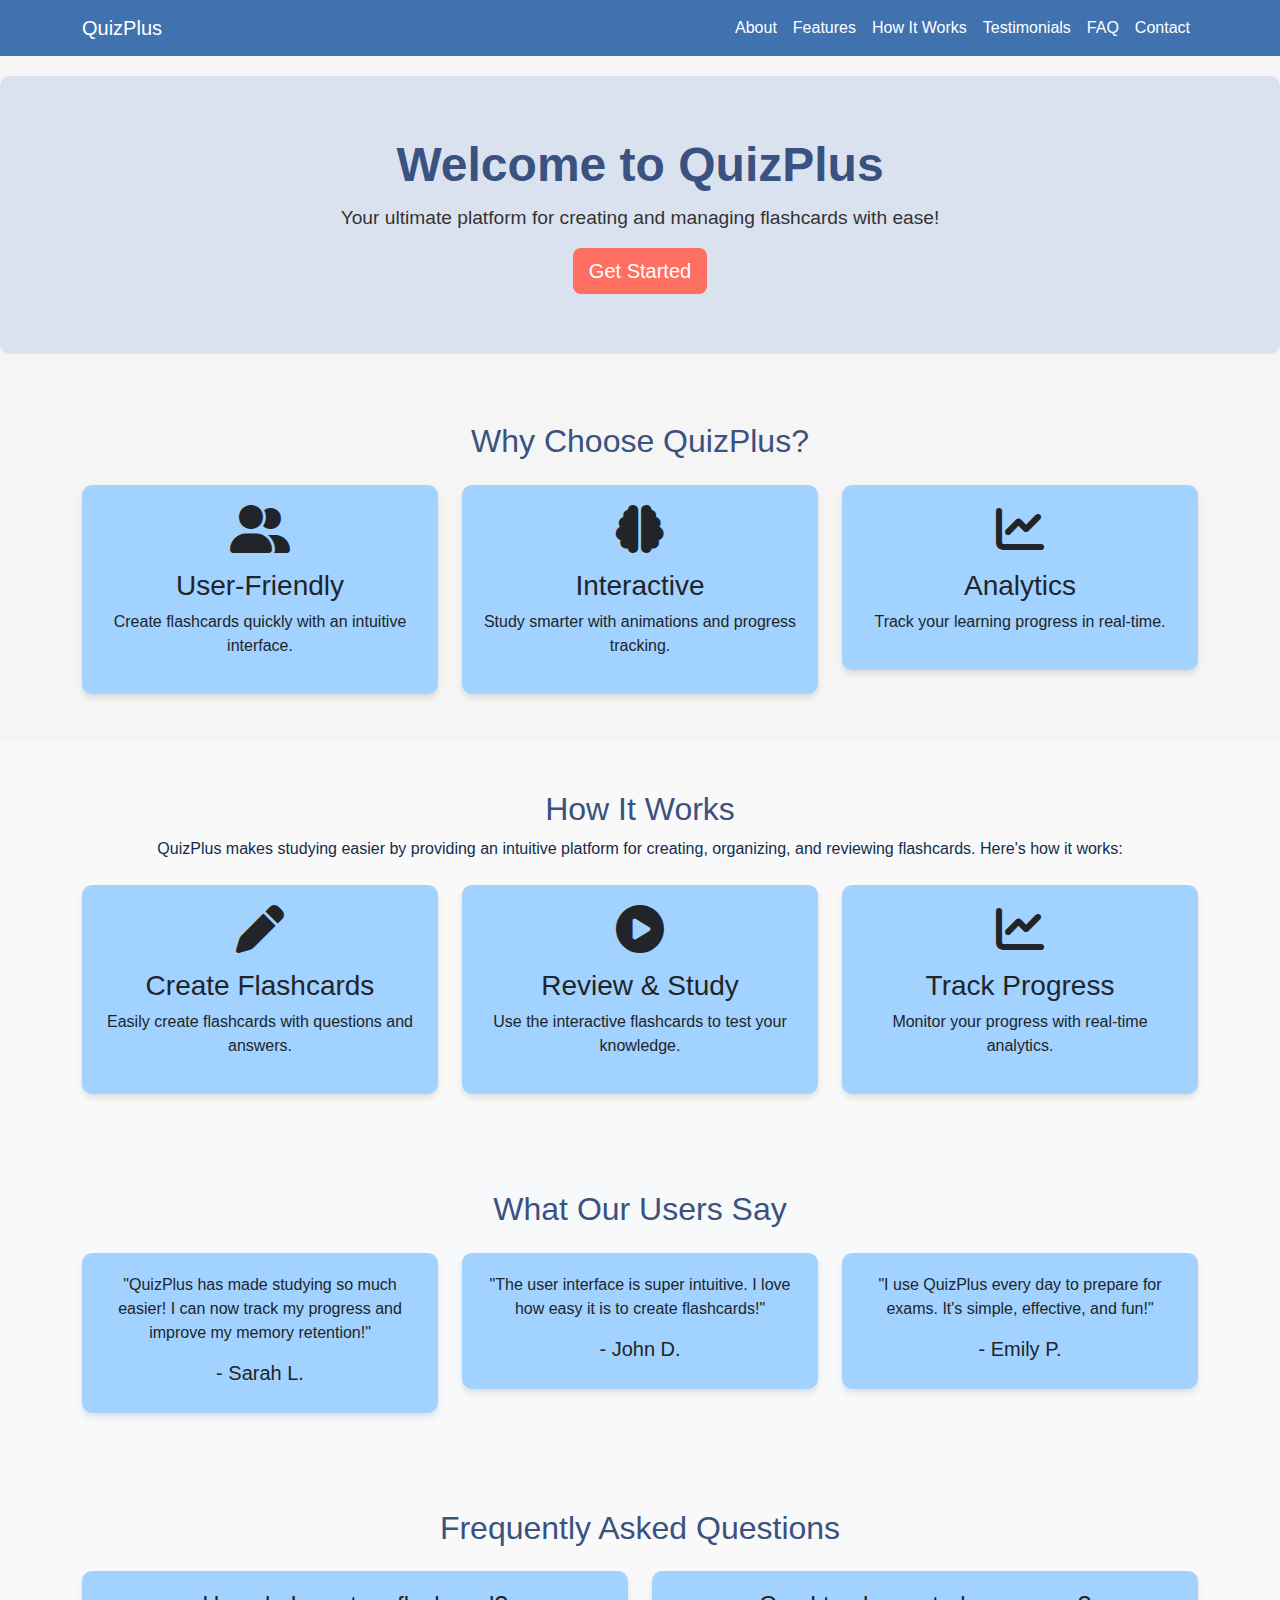
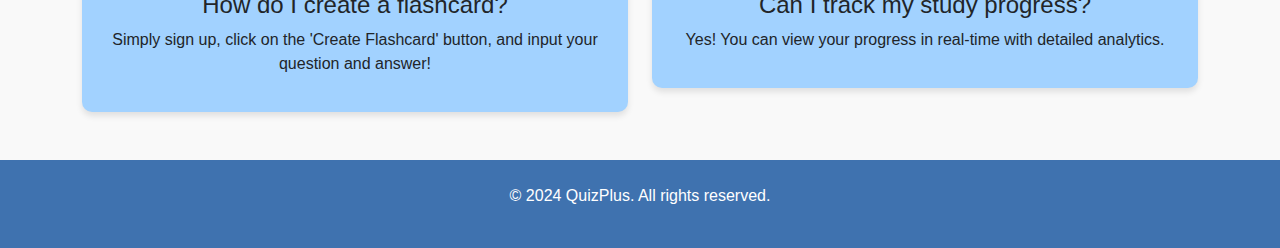
<file: index.html>
<!DOCTYPE html>
<html lang="en">

<head>
    <meta charset="UTF-8">
    <meta name="viewport" content="width=device-width, initial-scale=1.0">
    <title>QuizPlus - Home</title>
    <!-- Bootstrap CSS -->
    <link href="https://cdn.jsdelivr.net/npm/bootstrap@5.3.0/dist/css/bootstrap.min.css" rel="stylesheet">
    <!-- Custom CSS -->
    <link rel="stylesheet" href="CSS/styles.css">
    <!-- Font Awesome for Icons -->
    <link href="https://cdnjs.cloudflare.com/ajax/libs/font-awesome/6.0.0-beta3/css/all.min.css" rel="stylesheet">
</head>

<body>
    <!-- Navbar -->
    <nav class="navbar navbar-expand-lg navbar-dark">
        <div class="container">
            <a class="navbar-brand" href="#">QuizPlus</a>
            <button class="navbar-toggler" type="button" data-bs-toggle="collapse" data-bs-target="#navbarNav" aria-controls="navbarNav" aria-expanded="false" aria-label="Toggle navigation">
                <span class="navbar-toggler-icon"></span>
            </button>
            <div class="collapse navbar-collapse" id="navbarNav">
                <ul class="navbar-nav ms-auto">
                    <li class="nav-item">
                        <a class="nav-link" href="#about">About</a>
                    </li>
                    <li class="nav-item">
                        <a class="nav-link" href="#features">Features</a>
                    </li>
                    <li class="nav-item">
                        <a class="nav-link" href="#how-it-works">How It Works</a>
                    </li>
                    <li class="nav-item">
                        <a class="nav-link" href="#testimonials">Testimonials</a>
                    </li>
                    <li class="nav-item">
                        <a class="nav-link" href="#faq">FAQ</a>
                    </li>
                    <li class="nav-item">
                        <a class="nav-link" href="#contact">Contact</a>
                    </li>
                </ul>
            </div>
        </div>
    </nav>

    <!-- Hero Section -->
    <section class="hero text-center">
        <div class="container">
            <h1 class="animate-fade-in">Welcome to QuizPlus</h1>
            <p class="animate-slide-in">Your ultimate platform for creating and managing flashcards with ease!</p>
            <a href="login.html" class="btn btn-primary btn-lg animate-bounce">Get Started</a>
        </div>
    </section>

    <!-- Features Section -->
    <section id="features" class="features py-5">
        <div class="container text-center">
            <h2 class="section-title">Why Choose QuizPlus?</h2>
            <div class="row mt-4">
                <div class="col-md-4">
                    <div class="card feature-card animate-zoom-in">
                        <i class="fas fa-user-friends fa-3x"></i>
                        <h3 class="mt-3">User-Friendly</h3>
                        <p>Create flashcards quickly with an intuitive interface.</p>
                    </div>
                </div>
                <div class="col-md-4">
                    <div class="card feature-card animate-zoom-in">
                        <i class="fas fa-brain fa-3x"></i>
                        <h3 class="mt-3">Interactive</h3>
                        <p>Study smarter with animations and progress tracking.</p>
                    </div>
                </div>
                <div class="col-md-4">
                    <div class="card feature-card animate-zoom-in">
                        <i class="fas fa-chart-line fa-3x"></i>
                        <h3 class="mt-3">Analytics</h3>
                        <p>Track your learning progress in real-time.</p>
                    </div>
                </div>
            </div>
        </div>
    </section>

    <!-- How It Works Section -->
    <section id="how-it-works" class="how-it-works py-5">
        <div class="container text-center">
            <h2 class="section-title animate-slide-in">How It Works</h2>
            <p class="animate-fade-in">QuizPlus makes studying easier by providing an intuitive platform for creating, organizing, and reviewing flashcards. Here's how it works:</p>
            <div class="row mt-4">
                <div class="col-md-4">
                    <div class="card feature-card animate-zoom-in">
                        <i class="fas fa-pen fa-3x"></i>
                        <h3 class="mt-3">Create Flashcards</h3>
                        <p>Easily create flashcards with questions and answers.</p>
                    </div>
                </div>
                <div class="col-md-4">
                    <div class="card feature-card animate-zoom-in">
                        <i class="fas fa-play-circle fa-3x"></i>
                        <h3 class="mt-3">Review & Study</h3>
                        <p>Use the interactive flashcards to test your knowledge.</p>
                    </div>
                </div>
                <div class="col-md-4">
                    <div class="card feature-card animate-zoom-in">
                        <i class="fas fa-chart-line fa-3x"></i>
                        <h3 class="mt-3">Track Progress</h3>
                        <p>Monitor your progress with real-time analytics.</p>
                    </div>
                </div>
            </div>
        </div>
    </section>

    <!-- Testimonials Section -->
    <section id="testimonials" class="testimonials py-5 bg-light">
        <div class="container text-center">
            <h2 class="section-title animate-slide-in">What Our Users Say</h2>
            <div class="row mt-4">
                <div class="col-md-4">
                    <div class="card feature-card animate-zoom-in">
                        <p>"QuizPlus has made studying so much easier! I can now track my progress and improve my memory retention!"</p>
                        <h5>- Sarah L.</h5>
                    </div>
                </div>
                <div class="col-md-4">
                    <div class="card feature-card animate-zoom-in">
                        <p>"The user interface is super intuitive. I love how easy it is to create flashcards!"</p>
                        <h5>- John D.</h5>
                    </div>
                </div>
                <div class="col-md-4">
                    <div class="card feature-card animate-zoom-in">
                        <p>"I use QuizPlus every day to prepare for exams. It's simple, effective, and fun!"</p>
                        <h5>- Emily P.</h5>
                    </div>
                </div>
            </div>
        </div>
    </section>

    <!-- FAQ Section -->
    <section id="faq" class="faq py-5">
        <div class="container text-center">
            <h2 class="section-title animate-slide-in">Frequently Asked Questions</h2>
            <div class="row mt-4">
                <div class="col-md-6">
                    <div class="card feature-card animate-zoom-in">
                        <h4>How do I create a flashcard?</h4>
                        <p>Simply sign up, click on the 'Create Flashcard' button, and input your question and answer!</p>
                    </div>
                </div>
                <div class="col-md-6">
                    <div class="card feature-card animate-zoom-in">
                        <h4>Can I track my study progress?</h4>
                        <p>Yes! You can view your progress in real-time with detailed analytics.</p>
                    </div>
                </div>
            </div>
        </div>
    </section>

    <!-- Footer -->
    <footer class="py-4 text-center">
        <p>© 2024 QuizPlus. All rights reserved.</p>
    </footer>

    <!-- Bootstrap JS -->
    <script src="https://cdn.jsdelivr.net/npm/bootstrap@5.3.0/dist/js/bootstrap.bundle.min.js"></script>
</body>

</html>
</file>
<file: CSS/styles.css>
:root {
    --background: #F5F5F5;
    --primary: #3F72AF;
    --secondary: #FF6F61;
    --cta: #3A527F;
    --accent: #DBE2EF;
    --sage: #A2D2FF;
}

body {
    font-family: Arial, sans-serif;
    background: linear-gradient(180deg, var(--background) 60%, var(--primary) 100%);
    color: #112D4E;
}

/* Navbar */
.navbar {
    background-color: var(--primary);
}

.navbar-brand, .nav-link {
    color: white !important;
}

/* Hero Section */
.hero {
    background-color: var(--accent);
    padding: 60px 20px;
    border-radius: 10px;
    margin: 20px auto;
}

.hero h1 {
    color: var(--cta);
    font-size: 3rem;
    font-weight: bold;
}

.hero p {
    color: #333;
    font-size: 1.2rem;
    margin-top: 10px;
}

.hero .btn-primary {
    background-color: var(--secondary);
    border: none;
    transition: transform 0.3s ease-in-out;
}

.hero .btn-primary:hover {
    background-color: var(--cta);
    transform: scale(1.05);
}

/* Features Section */
.features .section-title {
    font-size: 2rem;
    color: var(--cta);
}

.feature-card {
    background-color: var(--sage);
    border: none;
    border-radius: 10px;
    padding: 20px;
    box-shadow: 0 4px 6px rgba(0, 0, 0, 0.1);
    transition: transform 0.3s ease-in-out;
}

.feature-card:hover {
    transform: translateY(-10px);
}

/* New Section Styles */
.how-it-works, .testimonials, .faq {
    background-color: #F9F9F9;
}

.how-it-works h2, .testimonials h2, .faq h2 {
    color: var(--cta);
}

/* Footer */
footer {
    background-color: var(--primary);
    color: white;
}

/* Animations */
.animate-fade-in {
    animation: fadeIn 2s ease-in-out;
}

.animate-slide-in {
    animation: slideIn 2s ease-in-out;
}

.animate-bounce {
    animation: bounce 1s infinite;
}

.animate-zoom-in {
    animation: zoomIn 1.5s ease-in-out;
}

@keyframes fadeIn {
    from {
        opacity: 0;
    }
    to {
        opacity: 1;
    }
}

@keyframes slideIn {
    from {
        transform: translateY(20px);
        opacity: 0;
    }
    to {
        transform: translateY(0);
        opacity: 1;
    }
}

@keyframes bounce {
    0%, 100% {
        transform: translateY(0);
    }
    50% {
        transform: translateY(-10px);
    }
}

@keyframes zoomIn {
    from {
        transform: scale(0.8);
        opacity: 0;
    }
    to {
        transform: scale(1);
        opacity: 1;
    }
}
</file>
